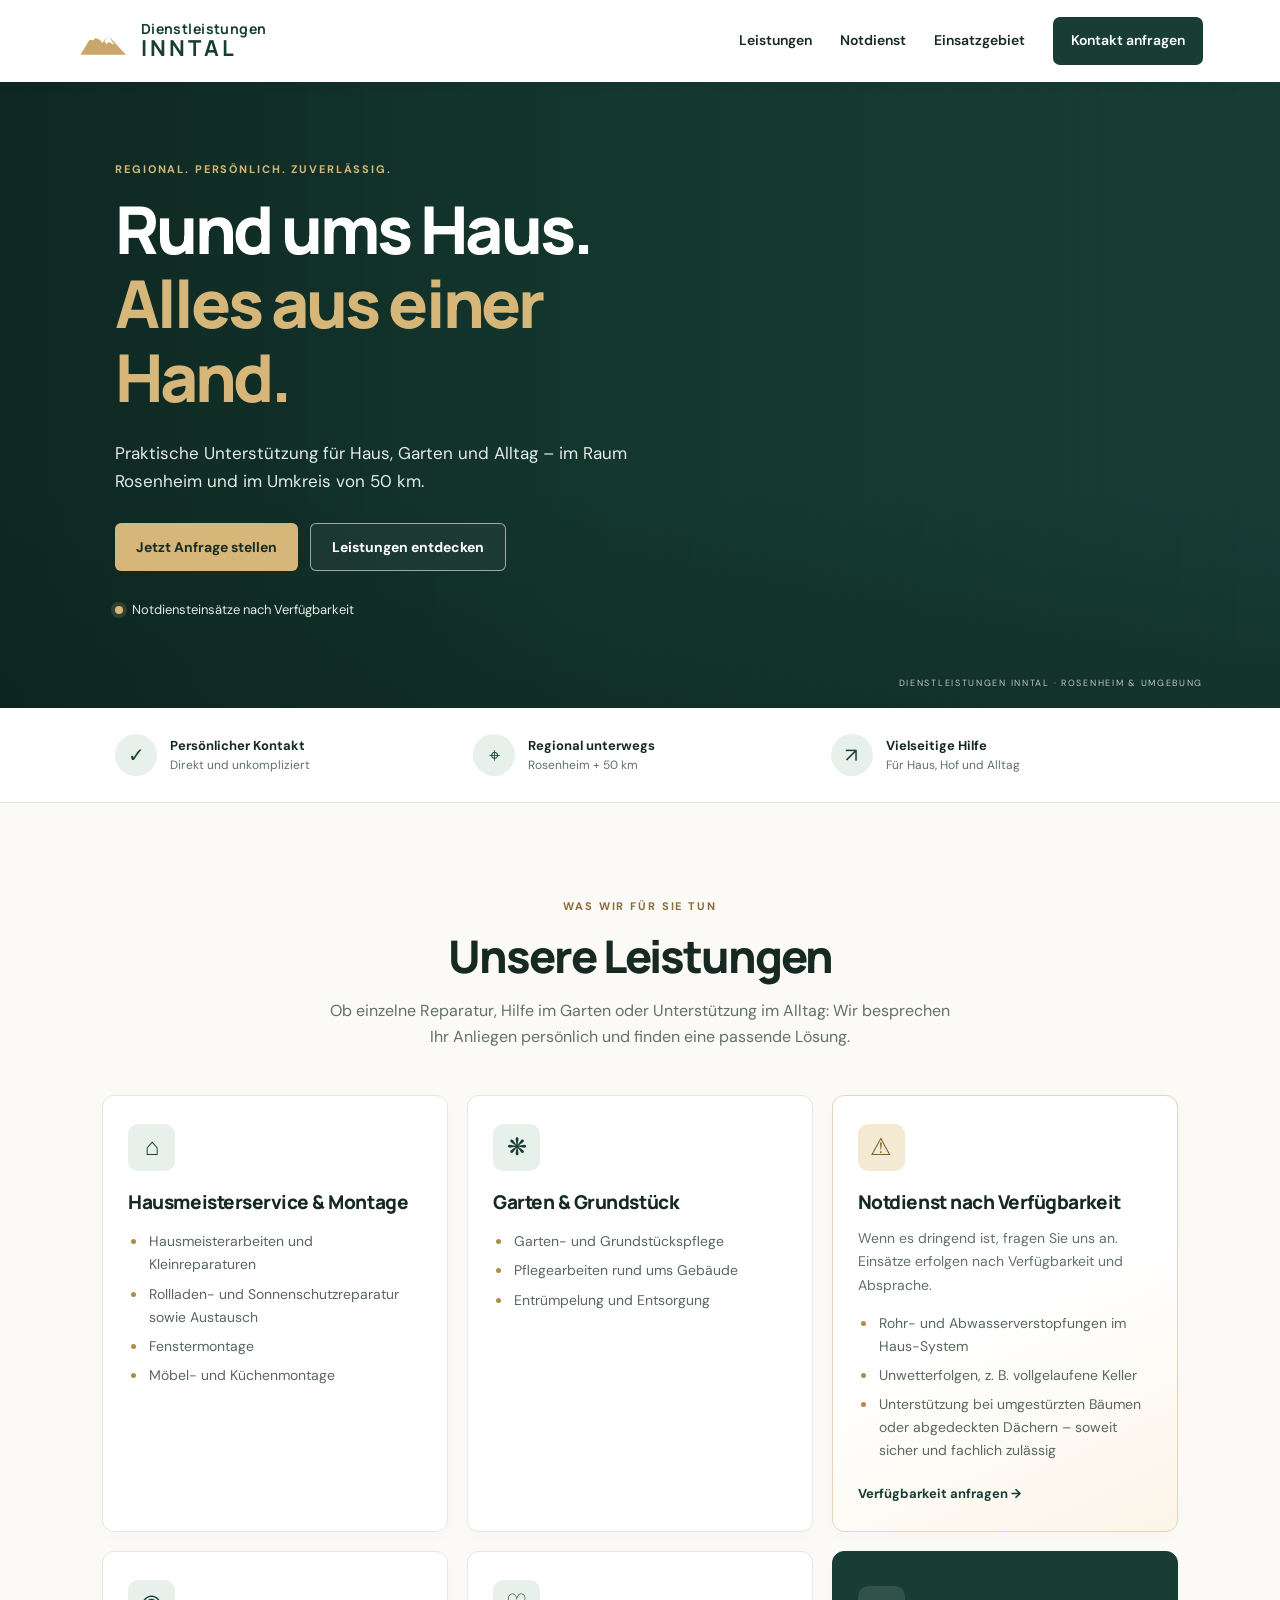
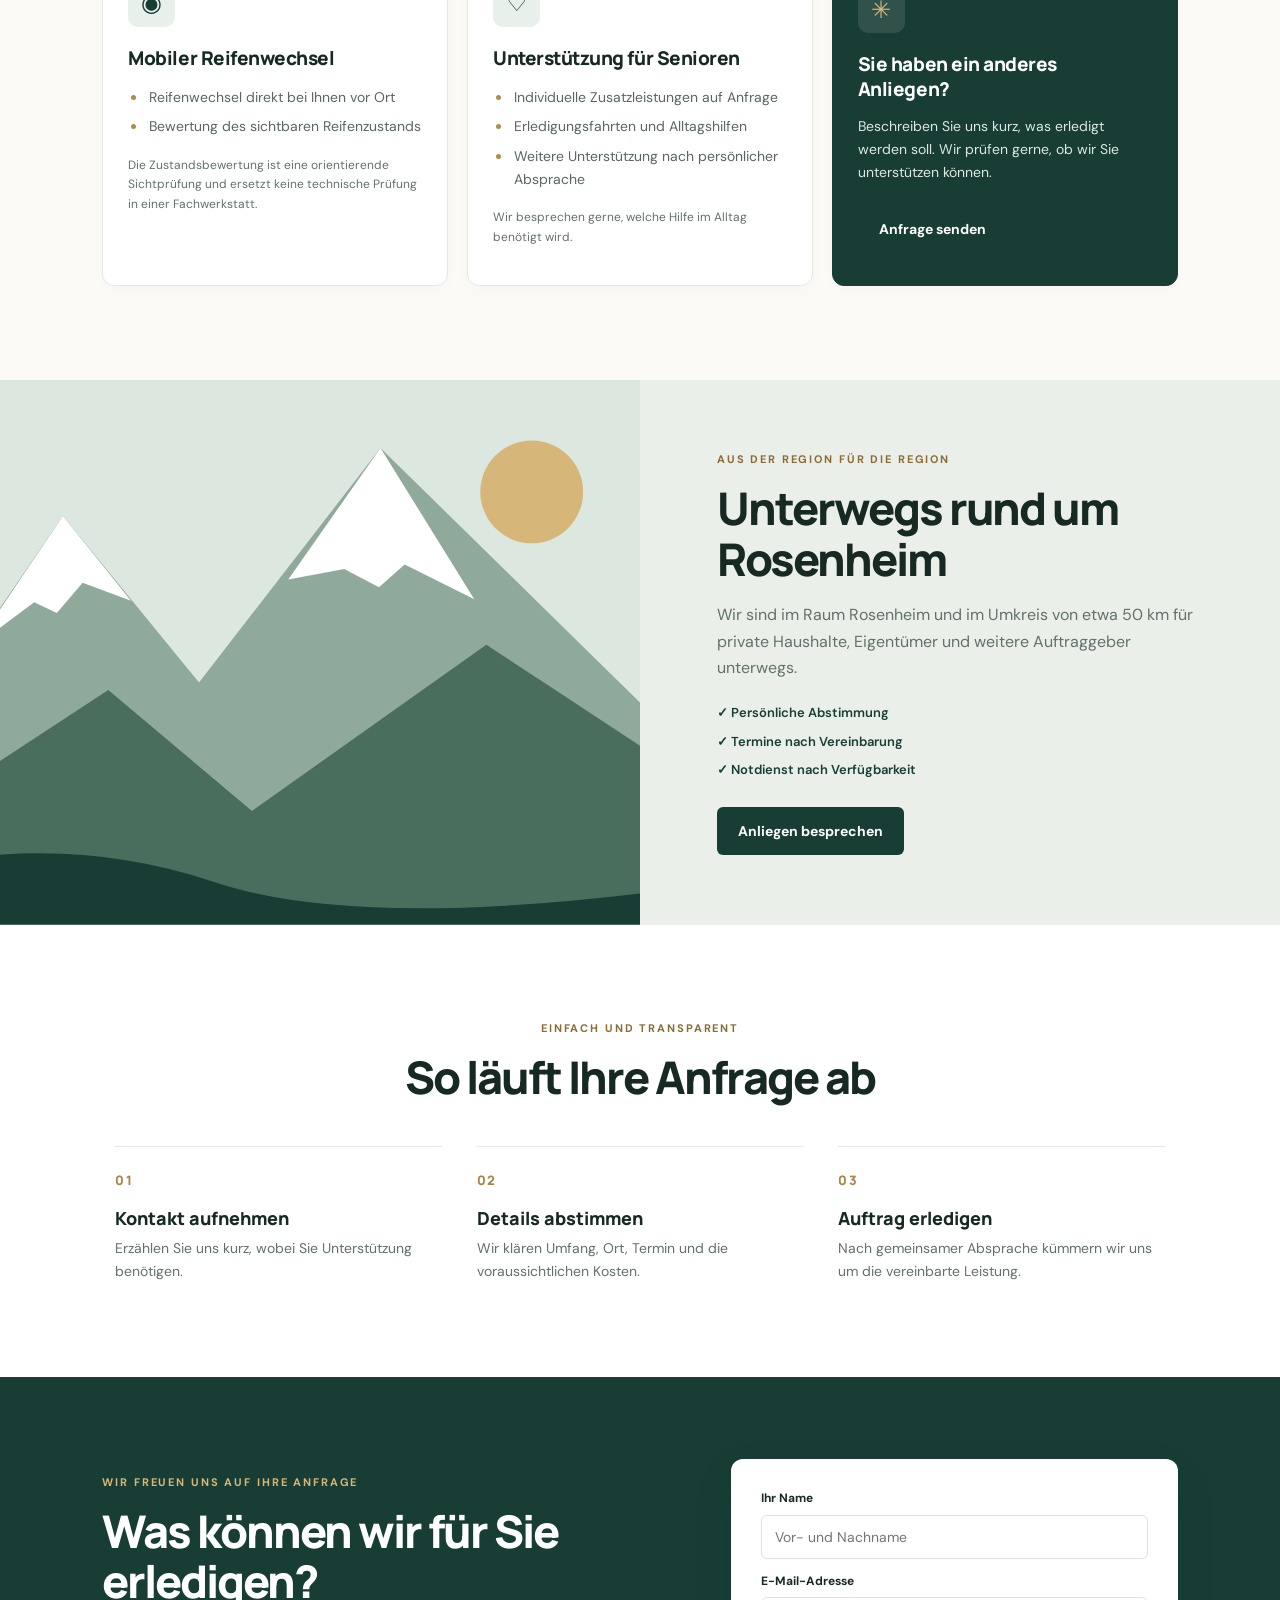
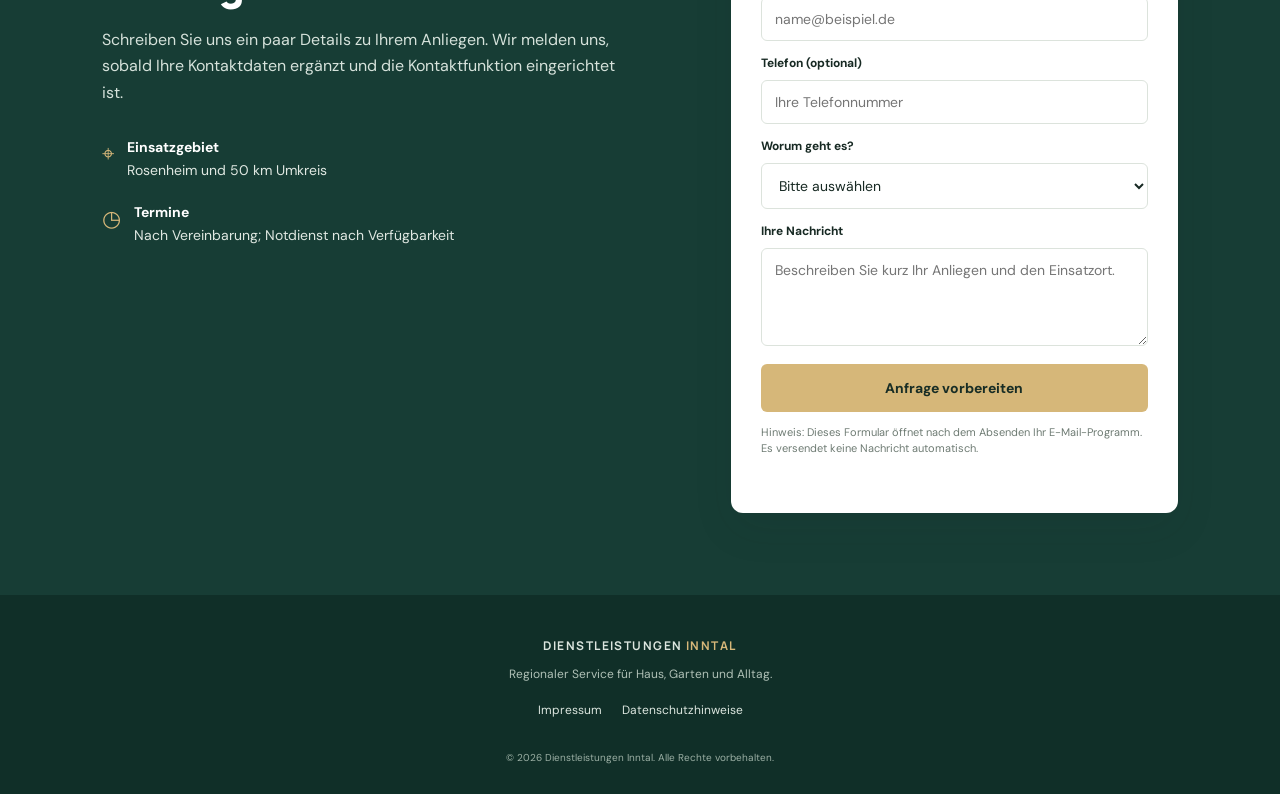
<file: index.html>
<!doctype html>
<html lang="de">
<head>
  <meta charset="utf-8">
  <meta name="viewport" content="width=device-width, initial-scale=1">
  <meta name="theme-color" content="#173d35">
  <meta name="description" content="Dienstleistungen Inntal – Hausmeisterservice, Garten- und Grundstückspflege, Montage, mobiler Reifenwechsel, Seniorenhilfe und Notdienst nach Verfügbarkeit im Raum Rosenheim und 50 km Umkreis.">
  <title>Dienstleistungen Inntal | Zuverlässig rund ums Haus</title>
  <link rel="stylesheet" href="styles.css">
</head>
<body>
  <header class="site-header">
    <a class="brand" href="#start" aria-label="Dienstleistungen Inntal – Startseite">
      <svg class="brand-mark" viewBox="0 0 90 70" role="img" aria-label="Bergsymbol">
        <path d="M4 58 29 17 42 36 52 24 84 58Z" fill="#c9a66b"/>
        <path d="M4 58 29 17 42 36 52 24 84 58Z" fill="none" stroke="#fff" stroke-width="2"/>
        <path d="m20 32 9-15 10 16-8-4-4 4Z" fill="#fff"/>
        <path d="m46 35 6-11 10 17-9-5-4 3Z" fill="#fff"/>
        <path d="M10 59h70" stroke="#fff" stroke-width="3" stroke-linecap="round"/>
      </svg>
      <span><strong>Dienstleistungen</strong><b>INNTAL</b></span>
    </a>
    <button class="menu-toggle" aria-expanded="false" aria-controls="main-nav">Menü ☰</button>
    <nav id="main-nav" class="main-nav">
      <a href="#leistungen">Leistungen</a>
      <a href="#notdienst">Notdienst</a>
      <a href="#gebiet">Einsatzgebiet</a>
      <a class="nav-cta" href="#kontakt">Kontakt anfragen</a>
    </nav>
  </header>

  <main>
    <section class="hero" id="start">
      <div class="hero-overlay"></div>
      <div class="hero-content">
        <p class="eyebrow">Regional. Persönlich. Zuverlässig.</p>
        <h1>Rund ums Haus.<br><span>Alles aus einer Hand.</span></h1>
        <p class="hero-copy">Praktische Unterstützung für Haus, Garten und Alltag – im Raum Rosenheim und im Umkreis von 50 km.</p>
        <div class="hero-actions">
          <a class="button button-gold" href="#kontakt">Jetzt Anfrage stellen</a>
          <a class="button button-outline" href="#leistungen">Leistungen entdecken</a>
        </div>
        <div class="hero-note"><span class="status-dot"></span> Notdiensteinsätze nach Verfügbarkeit</div>
      </div>
      <div class="mountain-caption">DIENSTLEISTUNGEN INNTAL · ROSENHEIM & UMGEBUNG</div>
    </section>

    <section class="trust-strip" aria-label="Ihre Vorteile">
      <div><span class="trust-icon">✓</span><span><strong>Persönlicher Kontakt</strong><small>Direkt und unkompliziert</small></span></div>
      <div><span class="trust-icon">⌖</span><span><strong>Regional unterwegs</strong><small>Rosenheim + 50 km</small></span></div>
      <div><span class="trust-icon">↗</span><span><strong>Vielseitige Hilfe</strong><small>Für Haus, Hof und Alltag</small></span></div>
    </section>

    <section class="section services-section" id="leistungen">
      <div class="section-heading">
        <p class="eyebrow dark">Was wir für Sie tun</p>
        <h2>Unsere Leistungen</h2>
        <p>Ob einzelne Reparatur, Hilfe im Garten oder Unterstützung im Alltag: Wir besprechen Ihr Anliegen persönlich und finden eine passende Lösung.</p>
      </div>
      <div class="service-grid">
        <article class="service-card">
          <div class="service-icon">⌂</div><h3>Hausmeisterservice & Montage</h3>
          <ul>
            <li>Hausmeisterarbeiten und Kleinreparaturen</li>
            <li>Rollladen- und Sonnenschutzreparatur sowie Austausch</li>
            <li>Fenstermontage</li>
            <li>Möbel- und Küchenmontage</li>
          </ul>
        </article>
        <article class="service-card">
          <div class="service-icon">❋</div><h3>Garten & Grundstück</h3>
          <ul>
            <li>Garten- und Grundstückspflege</li>
            <li>Pflegearbeiten rund ums Gebäude</li>
            <li>Entrümpelung und Entsorgung</li>
          </ul>
        </article>
        <article class="service-card service-card-emergency" id="notdienst">
          <div class="service-icon">⚠</div><h3>Notdienst nach Verfügbarkeit</h3>
          <p class="card-intro">Wenn es dringend ist, fragen Sie uns an. Einsätze erfolgen nach Verfügbarkeit und Absprache.</p>
          <ul>
            <li>Rohr- und Abwasserverstopfungen im Haus-System</li>
            <li>Unwetterfolgen, z. B. vollgelaufene Keller</li>
            <li>Unterstützung bei umgestürzten Bäumen oder abgedeckten Dächern – soweit sicher und fachlich zulässig</li>
          </ul>
          <a class="text-link" href="#kontakt">Verfügbarkeit anfragen →</a>
        </article>
        <article class="service-card">
          <div class="service-icon">◉</div><h3>Mobiler Reifenwechsel</h3>
          <ul>
            <li>Reifenwechsel direkt bei Ihnen vor Ort</li>
            <li>Bewertung des sichtbaren Reifenzustands</li>
          </ul>
          <p class="small-note">Die Zustandsbewertung ist eine orientierende Sichtprüfung und ersetzt keine technische Prüfung in einer Fachwerkstatt.</p>
        </article>
        <article class="service-card">
          <div class="service-icon">♡</div><h3>Unterstützung für Senioren</h3>
          <ul>
            <li>Individuelle Zusatzleistungen auf Anfrage</li>
            <li>Erledigungsfahrten und Alltagshilfen</li>
            <li>Weitere Unterstützung nach persönlicher Absprache</li>
          </ul>
          <p class="small-note">Wir besprechen gerne, welche Hilfe im Alltag benötigt wird.</p>
        </article>
        <article class="service-card service-card-contact">
          <div class="service-icon">✳</div><h3>Sie haben ein anderes Anliegen?</h3>
          <p>Beschreiben Sie uns kurz, was erledigt werden soll. Wir prüfen gerne, ob wir Sie unterstützen können.</p>
          <a class="button button-green" href="#kontakt">Anfrage senden</a>
        </article>
      </div>
    </section>

    <section class="region-section" id="gebiet">
      <div class="region-art" aria-hidden="true">
        <svg viewBox="0 0 600 360" preserveAspectRatio="xMidYMid slice">
          <rect width="600" height="360" fill="#dce8df"/>
          <circle cx="440" cy="74" r="34" fill="#d6b779"/>
          <path d="M0 280 130 90 220 200 340 45 600 300V360H0Z" fill="#8fa99b"/>
          <path d="m72 176 58-86 45 56-32-12-17 20-15-7Z" fill="#fff"/>
          <path d="m279 132 61-87 62 100-46-23-17 15-23-12Z" fill="#fff"/>
          <path d="M0 310 160 205 255 285 410 175 600 300V360H0Z" fill="#496e5d"/>
          <path d="M0 330q120-35 230 2t370-5v33H0Z" fill="#173d35"/>
        </svg>
      </div>
      <div class="region-copy">
        <p class="eyebrow dark">Aus der Region für die Region</p>
        <h2>Unterwegs rund um Rosenheim</h2>
        <p>Wir sind im Raum Rosenheim und im Umkreis von etwa 50 km für private Haushalte, Eigentümer und weitere Auftraggeber unterwegs.</p>
        <div class="region-points"><span>✓ Persönliche Abstimmung</span><span>✓ Termine nach Vereinbarung</span><span>✓ Notdienst nach Verfügbarkeit</span></div>
        <a class="button button-green" href="#kontakt">Anliegen besprechen</a>
      </div>
    </section>

    <section class="section process-section">
      <div class="section-heading">
        <p class="eyebrow dark">Einfach und transparent</p>
        <h2>So läuft Ihre Anfrage ab</h2>
      </div>
      <div class="steps">
        <div><span>01</span><h3>Kontakt aufnehmen</h3><p>Erzählen Sie uns kurz, wobei Sie Unterstützung benötigen.</p></div>
        <div><span>02</span><h3>Details abstimmen</h3><p>Wir klären Umfang, Ort, Termin und die voraussichtlichen Kosten.</p></div>
        <div><span>03</span><h3>Auftrag erledigen</h3><p>Nach gemeinsamer Absprache kümmern wir uns um die vereinbarte Leistung.</p></div>
      </div>
    </section>

    <section class="contact-section" id="kontakt">
      <div class="contact-copy">
        <p class="eyebrow">Wir freuen uns auf Ihre Anfrage</p>
        <h2>Was können wir für Sie erledigen?</h2>
        <p>Schreiben Sie uns ein paar Details zu Ihrem Anliegen. Wir melden uns, sobald Ihre Kontaktdaten ergänzt und die Kontaktfunktion eingerichtet ist.</p>
        <div class="contact-detail"><span>⌖</span><div><strong>Einsatzgebiet</strong><br>Rosenheim und 50 km Umkreis</div></div>
        <div class="contact-detail"><span>◷</span><div><strong>Termine</strong><br>Nach Vereinbarung; Notdienst nach Verfügbarkeit</div></div>
      </div>
      <form class="contact-form" id="contact-form">
        <label for="name">Ihr Name</label>
        <input id="name" name="name" autocomplete="name" required placeholder="Vor- und Nachname">
        <label for="email">E-Mail-Adresse</label>
        <input id="email" name="email" type="email" autocomplete="email" required placeholder="name@beispiel.de">
        <label for="phone">Telefon (optional)</label>
        <input id="phone" name="phone" type="tel" autocomplete="tel" placeholder="Ihre Telefonnummer">
        <label for="service">Worum geht es?</label>
        <select id="service" name="service" required>
          <option value="">Bitte auswählen</option>
          <option>Hausmeisterservice & Montage</option><option>Garten & Grundstück</option>
          <option>Notdienst – Anfrage nach Verfügbarkeit</option><option>Mobiler Reifenwechsel</option>
          <option>Unterstützung für Senioren</option><option>Sonstiges</option>
        </select>
        <label for="message">Ihre Nachricht</label>
        <textarea id="message" name="message" rows="4" required placeholder="Beschreiben Sie kurz Ihr Anliegen und den Einsatzort."></textarea>
        <button class="button button-gold button-submit" type="submit">Anfrage vorbereiten</button>
        <p class="form-note">Hinweis: Dieses Formular öffnet nach dem Absenden Ihr E-Mail-Programm. Es versendet keine Nachricht automatisch.</p>
        <p class="form-status" id="form-status" role="status" aria-live="polite"></p>
      </form>
    </section>
  </main>

  <footer class="site-footer">
    <a class="footer-brand" href="#start">DIENSTLEISTUNGEN <strong>INNTAL</strong></a>
    <p>Regionaler Service für Haus, Garten und Alltag.</p>
    <div class="footer-links"><a href="impressum.html">Impressum</a><a href="datenschutz.html">Datenschutzhinweise</a></div>
    <small>© <span id="year"></span> Dienstleistungen Inntal. Alle Rechte vorbehalten.</small>
  </footer>
  <script src="script.js"></script>
</body>
</html>
</file>
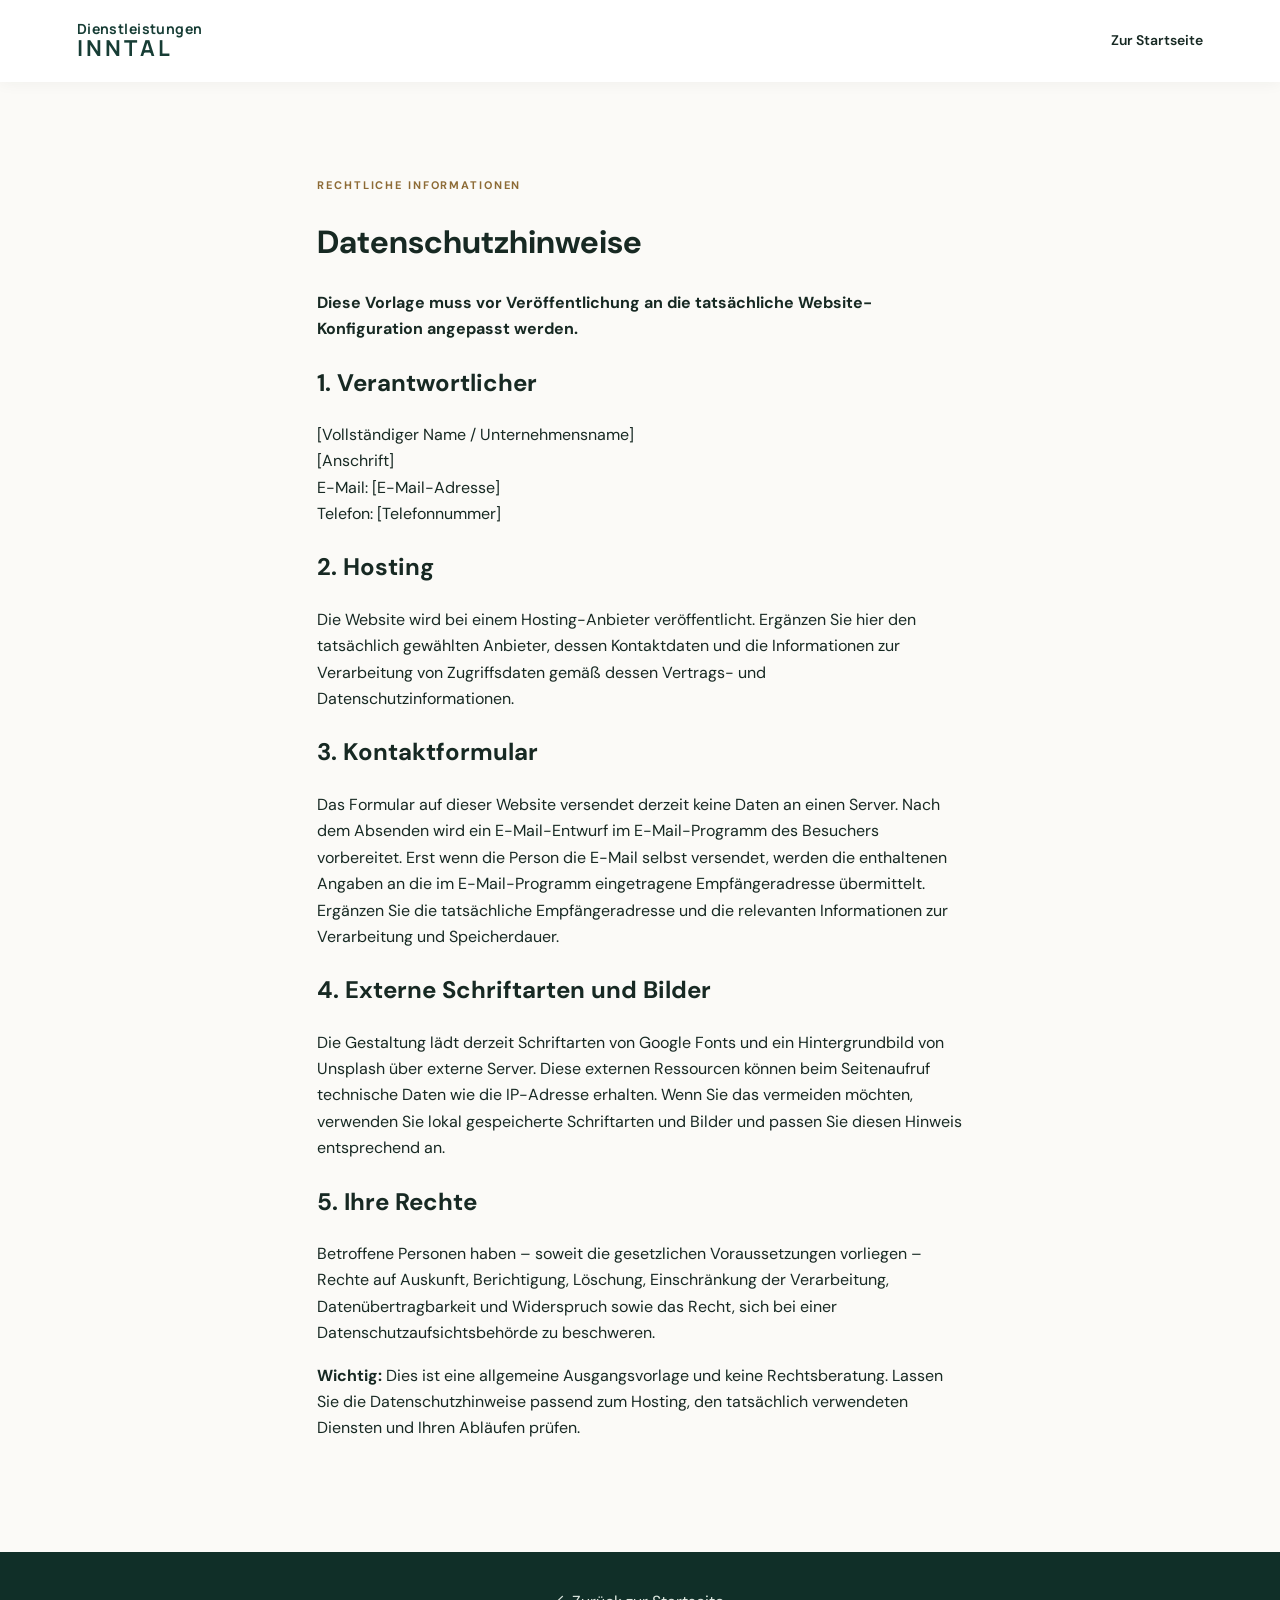
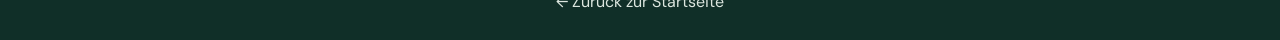
<file: datenschutz.html>
<!doctype html>
<html lang="de"><head><meta charset="utf-8"><meta name="viewport" content="width=device-width,initial-scale=1"><title>Datenschutzhinweise | Dienstleistungen Inntal</title><link rel="stylesheet" href="styles.css"></head>
<body><header class="site-header"><a class="brand" href="index.html"><span><strong>Dienstleistungen</strong><b>INNTAL</b></span></a><nav class="main-nav" style="display:flex"><a href="index.html">Zur Startseite</a></nav></header>
<main class="section" style="max-width:850px;margin:auto;min-height:65vh"><p class="eyebrow dark">Rechtliche Informationen</p><h1>Datenschutzhinweise</h1>
<p><strong>Diese Vorlage muss vor Veröffentlichung an die tatsächliche Website-Konfiguration angepasst werden.</strong></p>
<h2>1. Verantwortlicher</h2><p>[Vollständiger Name / Unternehmensname]<br>[Anschrift]<br>E-Mail: [E-Mail-Adresse]<br>Telefon: [Telefonnummer]</p>
<h2>2. Hosting</h2><p>Die Website wird bei einem Hosting-Anbieter veröffentlicht. Ergänzen Sie hier den tatsächlich gewählten Anbieter, dessen Kontaktdaten und die Informationen zur Verarbeitung von Zugriffsdaten gemäß dessen Vertrags- und Datenschutzinformationen.</p>
<h2>3. Kontaktformular</h2><p>Das Formular auf dieser Website versendet derzeit keine Daten an einen Server. Nach dem Absenden wird ein E-Mail-Entwurf im E-Mail-Programm des Besuchers vorbereitet. Erst wenn die Person die E-Mail selbst versendet, werden die enthaltenen Angaben an die im E-Mail-Programm eingetragene Empfängeradresse übermittelt. Ergänzen Sie die tatsächliche Empfängeradresse und die relevanten Informationen zur Verarbeitung und Speicherdauer.</p>
<h2>4. Externe Schriftarten und Bilder</h2><p>Die Gestaltung lädt derzeit Schriftarten von Google Fonts und ein Hintergrundbild von Unsplash über externe Server. Diese externen Ressourcen können beim Seitenaufruf technische Daten wie die IP-Adresse erhalten. Wenn Sie das vermeiden möchten, verwenden Sie lokal gespeicherte Schriftarten und Bilder und passen Sie diesen Hinweis entsprechend an.</p>
<h2>5. Ihre Rechte</h2><p>Betroffene Personen haben – soweit die gesetzlichen Voraussetzungen vorliegen – Rechte auf Auskunft, Berichtigung, Löschung, Einschränkung der Verarbeitung, Datenübertragbarkeit und Widerspruch sowie das Recht, sich bei einer Datenschutzaufsichtsbehörde zu beschweren.</p>
<p><strong>Wichtig:</strong> Dies ist eine allgemeine Ausgangsvorlage und keine Rechtsberatung. Lassen Sie die Datenschutzhinweise passend zum Hosting, den tatsächlich verwendeten Diensten und Ihren Abläufen prüfen.</p>
</main><footer class="site-footer"><a href="index.html">← Zurück zur Startseite</a></footer></body></html>
</file>
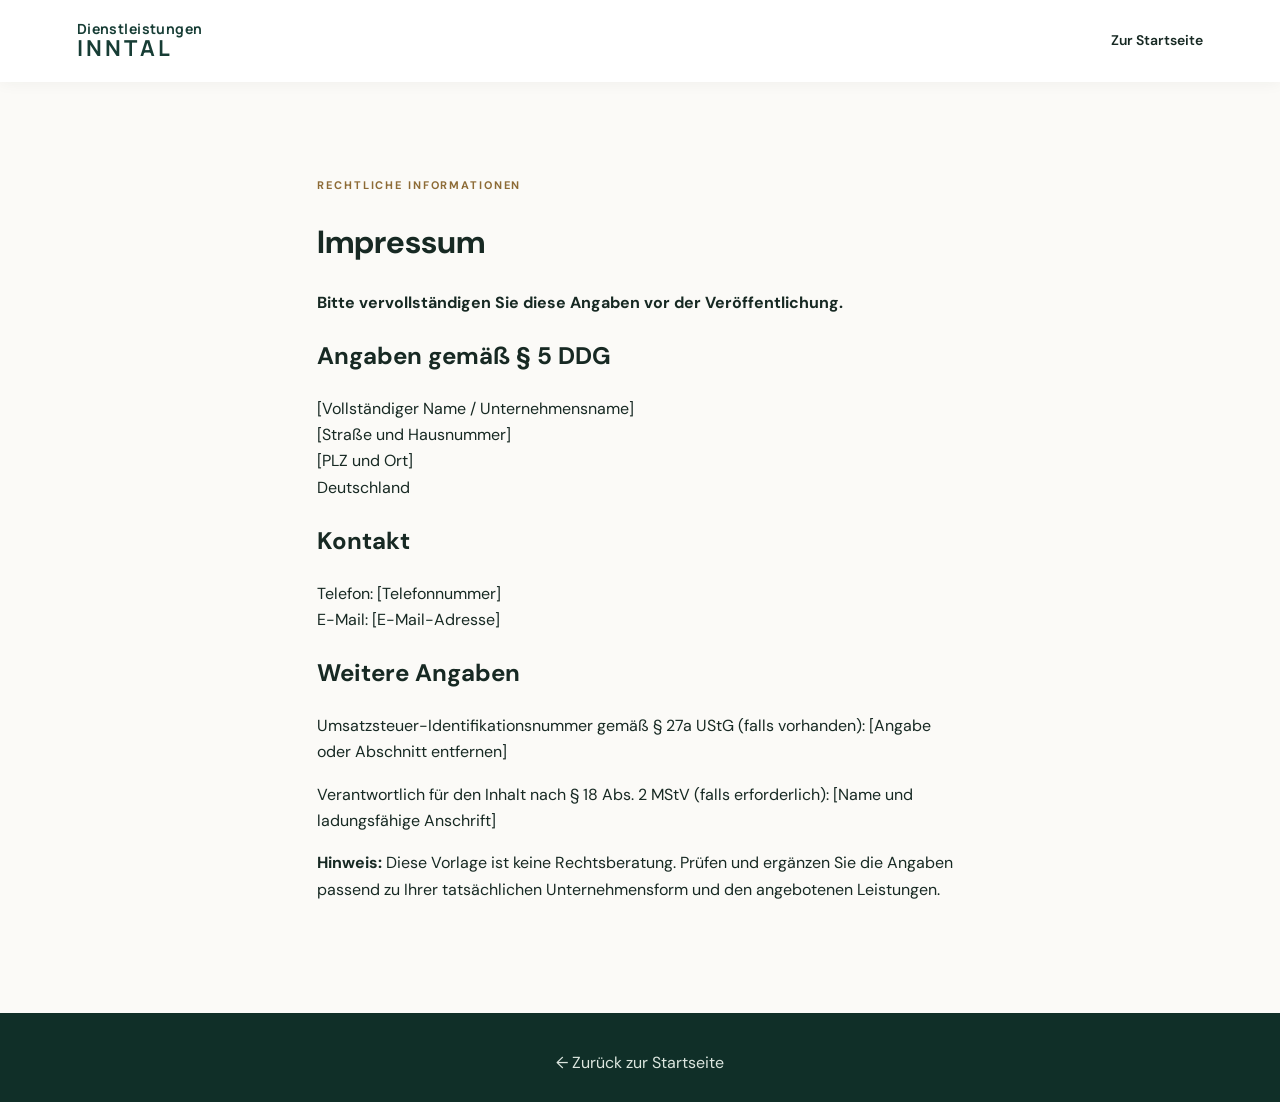
<file: impressum.html>
<!doctype html>
<html lang="de"><head><meta charset="utf-8"><meta name="viewport" content="width=device-width,initial-scale=1"><title>Impressum | Dienstleistungen Inntal</title><link rel="stylesheet" href="styles.css"></head>
<body><header class="site-header"><a class="brand" href="index.html"><span><strong>Dienstleistungen</strong><b>INNTAL</b></span></a><nav class="main-nav" style="display:flex"><a href="index.html">Zur Startseite</a></nav></header>
<main class="section" style="max-width:850px;margin:auto;min-height:65vh"><p class="eyebrow dark">Rechtliche Informationen</p><h1>Impressum</h1>
<p><strong>Bitte vervollständigen Sie diese Angaben vor der Veröffentlichung.</strong></p>
<h2>Angaben gemäß § 5 DDG</h2>
<p>[Vollständiger Name / Unternehmensname]<br>[Straße und Hausnummer]<br>[PLZ und Ort]<br>Deutschland</p>
<h2>Kontakt</h2><p>Telefon: [Telefonnummer]<br>E-Mail: [E-Mail-Adresse]</p>
<h2>Weitere Angaben</h2><p>Umsatzsteuer-Identifikationsnummer gemäß § 27a UStG (falls vorhanden): [Angabe oder Abschnitt entfernen]</p>
<p>Verantwortlich für den Inhalt nach § 18 Abs. 2 MStV (falls erforderlich): [Name und ladungsfähige Anschrift]</p>
<p><strong>Hinweis:</strong> Diese Vorlage ist keine Rechtsberatung. Prüfen und ergänzen Sie die Angaben passend zu Ihrer tatsächlichen Unternehmensform und den angebotenen Leistungen.</p>
</main><footer class="site-footer"><a href="index.html">← Zurück zur Startseite</a></footer></body></html>
</file>
<file: styles.css>
@import url('https://fonts.googleapis.com/css2?family=DM+Sans:wght@400;500;600;700&family=Manrope:wght@400;500;600;700;800&display=swap');
:root{--green:#173d35;--green2:#285748;--green3:#e8f0eb;--gold:#d6b779;--ink:#172923;--muted:#62716a;--paper:#fbfaf7;--white:#fff;--line:#e4e8e3;--shadow:0 16px 42px rgba(22,49,40,.09)}
*{box-sizing:border-box}html{scroll-behavior:smooth;scroll-padding-top:90px}body{margin:0;background:var(--paper);color:var(--ink);font-family:'DM Sans',Arial,sans-serif;line-height:1.65}a{color:inherit;text-decoration:none}.site-header{height:82px;padding:0 clamp(20px,6vw,88px);display:flex;align-items:center;justify-content:space-between;background:#fff;position:sticky;top:0;z-index:20;box-shadow:0 2px 14px #112a1a0b}.brand{display:flex;align-items:center;gap:10px;color:var(--green);line-height:1.05}.brand-mark{width:54px;height:45px}.brand strong,.brand b{display:block;font-family:Manrope,sans-serif;letter-spacing:.03em}.brand strong{font-size:14px}.brand b{font-size:22px;letter-spacing:.14em}.main-nav{display:flex;align-items:center;gap:28px;font-size:14px;font-weight:600}.main-nav a:not(.nav-cta):hover,.footer-links a:hover{color:#9b763c}.nav-cta{padding:12px 18px;background:var(--green);color:#fff;border-radius:7px}.menu-toggle{display:none;border:1px solid var(--line);background:white;border-radius:7px;padding:9px 12px;color:var(--green);font:inherit}
.hero{min-height:610px;position:relative;display:flex;align-items:center;overflow:hidden;color:#fff;background:#173d35;background-image:linear-gradient(90deg,rgba(13,38,32,.93) 0%,rgba(19,53,44,.76) 48%,rgba(23,61,53,.2) 100%),url('https://images.unsplash.com/photo-1464822759023-fed622ff2c3b?auto=format&fit=crop&w=2000&q=85');background-size:cover;background-position:center 52%}.hero-overlay{position:absolute;inset:0;background:linear-gradient(0deg,rgba(11,32,27,.35),transparent 35%)}.hero-content{position:relative;z-index:1;max-width:760px;padding:78px clamp(22px,9vw,140px) 88px}.eyebrow{text-transform:uppercase;letter-spacing:.17em;font-size:11px;font-weight:700;color:var(--gold);margin:0 0 15px}.eyebrow.dark{color:#8d6b36}.hero h1,.section-heading h2,.region-copy h2,.contact-copy h2{font-family:Manrope,sans-serif;letter-spacing:-.045em;line-height:1.12;margin:0;font-size:clamp(38px,5.4vw,66px);font-weight:800}.hero h1 span{color:var(--gold)}.hero-copy{font-size:17px;max-width:560px;color:#e5ece8;margin:24px 0 28px}.hero-actions{display:flex;gap:12px;flex-wrap:wrap}.button{display:inline-flex;align-items:center;justify-content:center;min-height:48px;padding:13px 21px;border:0;border-radius:6px;font:700 14px 'DM Sans',sans-serif;cursor:pointer;transition:transform .18s,background .18s}.button:hover{transform:translateY(-2px)}.button-gold{background:var(--gold);color:#182d25}.button-green{background:var(--green);color:#fff}.button-outline{border:1px solid #ffffff91;color:#fff;background:#ffffff0c}.hero-note{display:flex;align-items:center;gap:9px;margin-top:28px;color:#e5ece8;font-size:13px}.status-dot{width:8px;height:8px;border-radius:50%;background:var(--gold);box-shadow:0 0 0 4px #d6b7792b}.mountain-caption{position:absolute;bottom:18px;right:clamp(20px,6vw,80px);font-size:9px;letter-spacing:.19em;color:#ffffffb8}
.trust-strip{display:grid;grid-template-columns:repeat(3,1fr);padding:26px clamp(20px,9vw,140px);background:#fff;border-bottom:1px solid var(--line);gap:24px}.trust-strip>div{display:flex;align-items:center;gap:13px}.trust-icon{width:42px;height:42px;border-radius:50%;display:grid;place-items:center;background:var(--green3);color:var(--green);font-size:20px;flex-shrink:0}.trust-strip strong,.trust-strip small{display:block}.trust-strip strong{font-size:13px}.trust-strip small{color:var(--muted);font-size:12px}.section{padding:94px clamp(20px,8vw,120px)}.section-heading{text-align:center;max-width:680px;margin:0 auto 44px}.section-heading h2,.region-copy h2,.contact-copy h2{font-size:clamp(32px,4vw,45px)}.section-heading>p:last-child{color:var(--muted);margin:17px auto 0;max-width:630px}.service-grid{display:grid;grid-template-columns:repeat(3,minmax(0,1fr));gap:19px}.service-card{background:#fff;border:1px solid var(--line);border-radius:12px;padding:28px 25px 26px;box-shadow:0 5px 18px #132a1d05;display:flex;flex-direction:column;align-items:flex-start;min-width:0}.service-icon{width:47px;height:47px;border-radius:10px;background:var(--green3);display:grid;place-items:center;color:var(--green);font-size:24px;margin-bottom:19px}.service-card h3{font:800 19px/1.3 Manrope,sans-serif;margin:0 0 13px;letter-spacing:-.025em}.service-card ul{padding-left:19px;margin:0;color:#59675f;font-size:14px}.service-card li{padding:3px 0 3px 2px}.service-card li::marker{color:#b18b4b}.card-intro,.service-card>p{font-size:14px;color:var(--muted);margin:0 0 12px}.service-card-emergency{border-color:#e4d5b5;background:linear-gradient(155deg,#fff 50%,#fbf5e8)}.service-card-emergency .service-icon{background:#f4e9d2;color:#80612e}.text-link{font-weight:700;color:var(--green);font-size:13px;margin-top:18px}.small-note{font-size:12px!important;margin-top:14px!important}.service-card-contact{background:var(--green);color:white;border-color:var(--green);justify-content:center}.service-card-contact .service-icon{background:#ffffff1b;color:var(--gold)}.service-card-contact>p{color:#dce8e1}.service-card-contact .button{margin-top:9px}
.region-section{display:grid;grid-template-columns:1fr 1fr;min-height:380px;background:#eaf0e9}.region-art{min-height:360px;overflow:hidden}.region-art svg{width:100%;height:100%;display:block}.region-copy{padding:70px clamp(24px,6vw,85px);align-self:center}.region-copy h2{max-width:500px}.region-copy>p:not(.eyebrow){color:var(--muted);max-width:520px;margin:18px 0}.region-points{display:grid;gap:7px;margin:21px 0 26px;font-size:13px;color:var(--green);font-weight:600}.process-section{background:#fff}.steps{display:grid;grid-template-columns:repeat(3,1fr);gap:35px;max-width:1050px;margin:auto}.steps>div{border-top:1px solid var(--line);padding-top:20px}.steps span{font:800 13px Manrope,sans-serif;color:#a98447;letter-spacing:.12em}.steps h3{font:800 18px Manrope,sans-serif;margin:12px 0 7px}.steps p{font-size:14px;color:var(--muted);margin:0}.contact-section{background:var(--green);color:#fff;padding:82px clamp(20px,8vw,120px);display:grid;grid-template-columns:1fr .85fr;gap:clamp(40px,8vw,110px);align-items:start}.contact-copy{padding-top:14px}.contact-copy h2{max-width:550px}.contact-copy>p:not(.eyebrow){color:#d6e2db;max-width:520px;margin:20px 0 30px}.contact-detail{display:flex;gap:13px;align-items:flex-start;margin:19px 0;color:#e0e8e2;font-size:14px}.contact-detail>span{font-size:22px;color:var(--gold)}.contact-detail strong{color:#fff}.contact-form{background:#fff;color:var(--ink);border-radius:12px;padding:30px;box-shadow:var(--shadow);display:flex;flex-direction:column}.contact-form label{font-size:12px;font-weight:700;margin:13px 0 6px}.contact-form label:first-child{margin-top:0}.contact-form input,.contact-form select,.contact-form textarea{font:14px 'DM Sans',sans-serif;width:100%;border:1px solid #dce3dc;border-radius:6px;padding:12px 13px;background:#fff;color:var(--ink);outline-color:#789987}.contact-form textarea{resize:vertical}.button-submit{margin-top:18px;width:100%}.form-note{font-size:11px;color:#6e7b73;line-height:1.5;margin:12px 0 0}.form-status{font-size:13px;color:var(--green);font-weight:600}.site-footer{text-align:center;padding:37px 20px 25px;background:#102f28;color:#dce6df}.footer-brand{font:700 12px Manrope,sans-serif;letter-spacing:.12em}.footer-brand strong{color:var(--gold)}.site-footer p{font-size:12px;color:#afc0b6;margin:7px 0 15px}.footer-links{display:flex;justify-content:center;gap:20px;font-size:12px;margin:16px 0 22px}.site-footer small{font-size:10px;color:#9cb0a5}
@media(max-width:900px){.main-nav{gap:16px}.hero{min-height:560px}.service-grid{grid-template-columns:repeat(2,minmax(0,1fr))}.contact-section{grid-template-columns:1fr 1fr;gap:30px;padding-left:5vw;padding-right:5vw}.contact-form{padding:23px}.region-copy{padding:48px 30px}}
@media(max-width:680px){.site-header{height:72px;padding:0 18px}.brand-mark{width:44px}.brand strong{font-size:12px}.brand b{font-size:18px}.menu-toggle{display:block}.main-nav{display:none;position:absolute;top:72px;left:0;right:0;background:#fff;padding:15px 20px 22px;box-shadow:0 12px 15px #102f2812;flex-direction:column;align-items:stretch;gap:0}.main-nav.open{display:flex}.main-nav a{padding:12px 4px}.main-nav .nav-cta{text-align:center;margin-top:8px;padding:12px}.hero{min-height:570px;background-position:58% center}.hero-content{padding:65px 24px 78px}.hero h1{font-size:43px}.hero-copy{font-size:15px}.hero-actions{align-items:stretch;flex-direction:column;max-width:290px}.mountain-caption{font-size:8px;left:24px;right:auto}.trust-strip{grid-template-columns:1fr;padding:22px 25px;gap:17px}.section{padding:70px 20px}.section-heading{margin-bottom:32px}.service-grid{grid-template-columns:1fr;gap:14px}.service-card{padding:25px 23px}.region-section{grid-template-columns:1fr}.region-art{min-height:220px;max-height:240px}.region-copy{padding:43px 24px 50px}.steps{grid-template-columns:1fr;gap:25px}.steps>div{padding-top:16px}.contact-section{grid-template-columns:1fr;padding:65px 20px;gap:28px}.contact-form{padding:24px 20px}.contact-copy h2{font-size:36px}.footer-links{gap:15px}}
@media(prefers-reduced-motion:reduce){html{scroll-behavior:auto}*,*::before,*::after{transition:none!important}}
</file>
